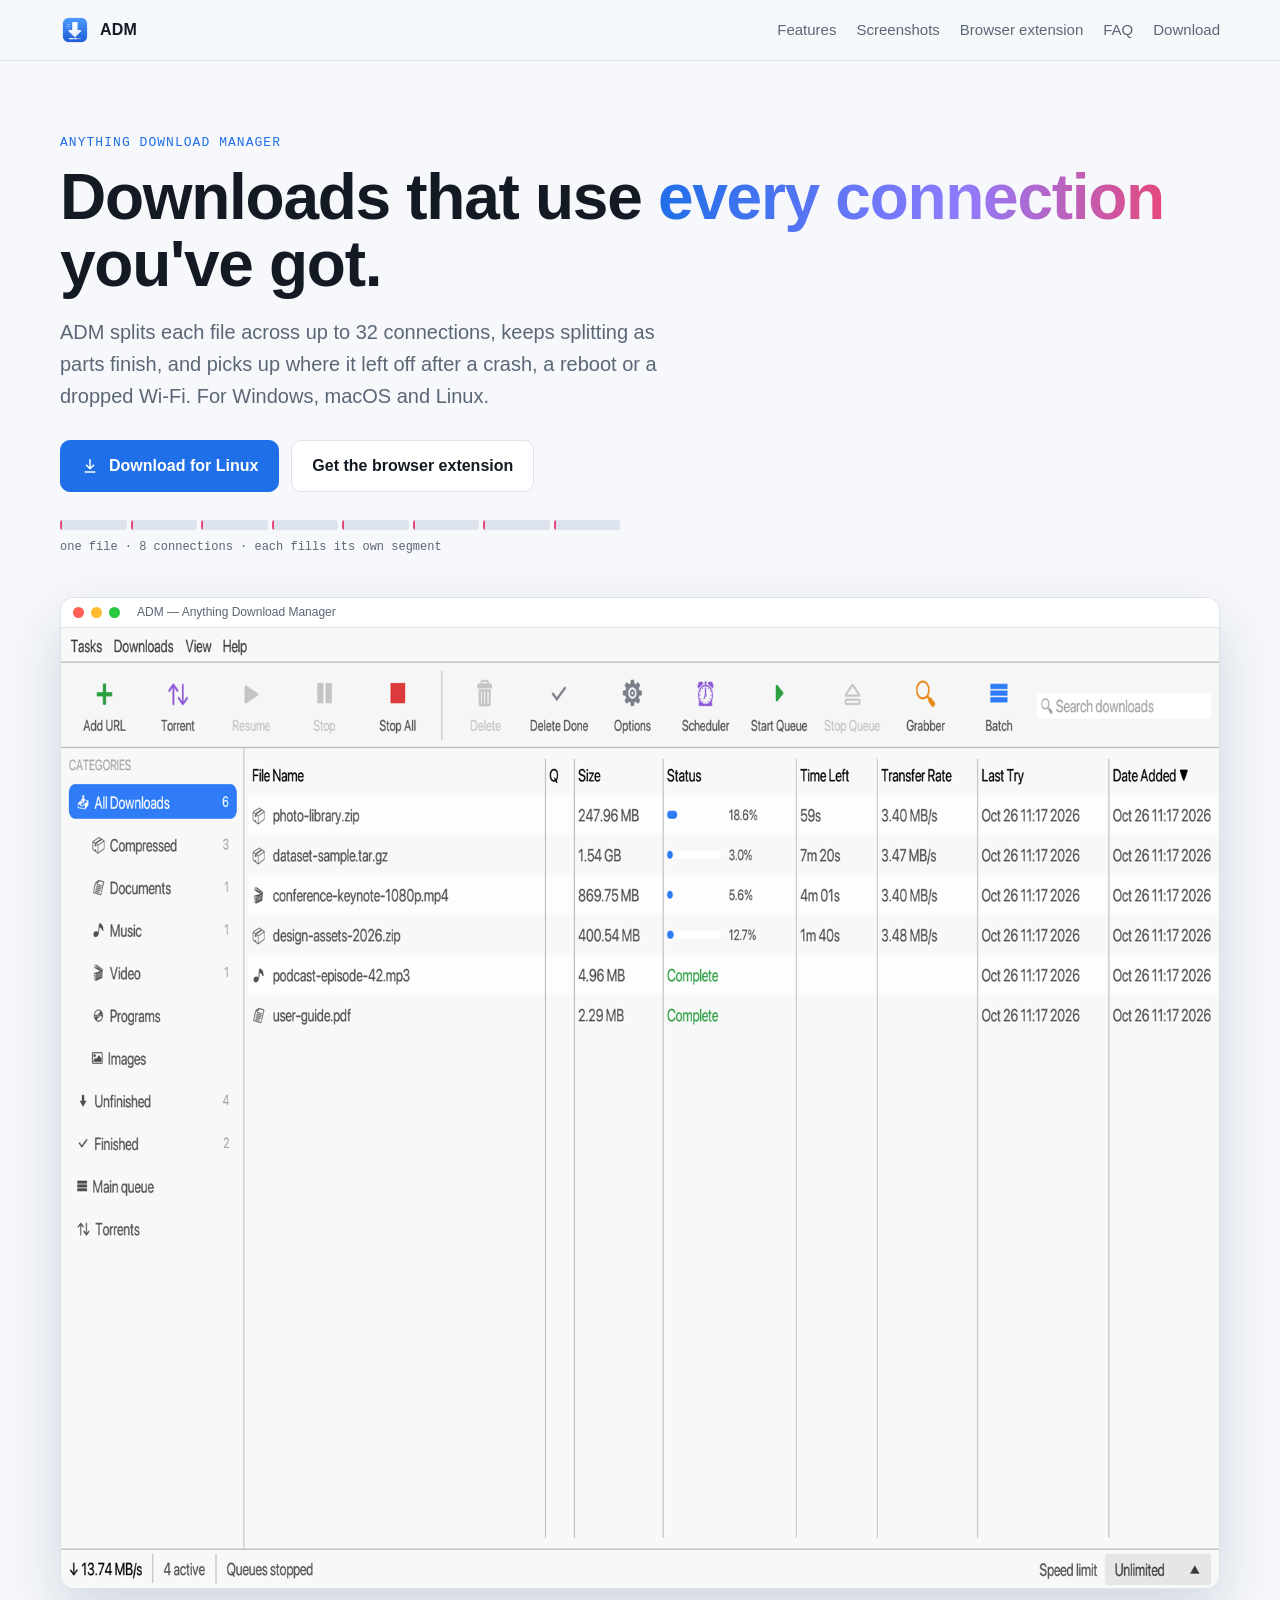
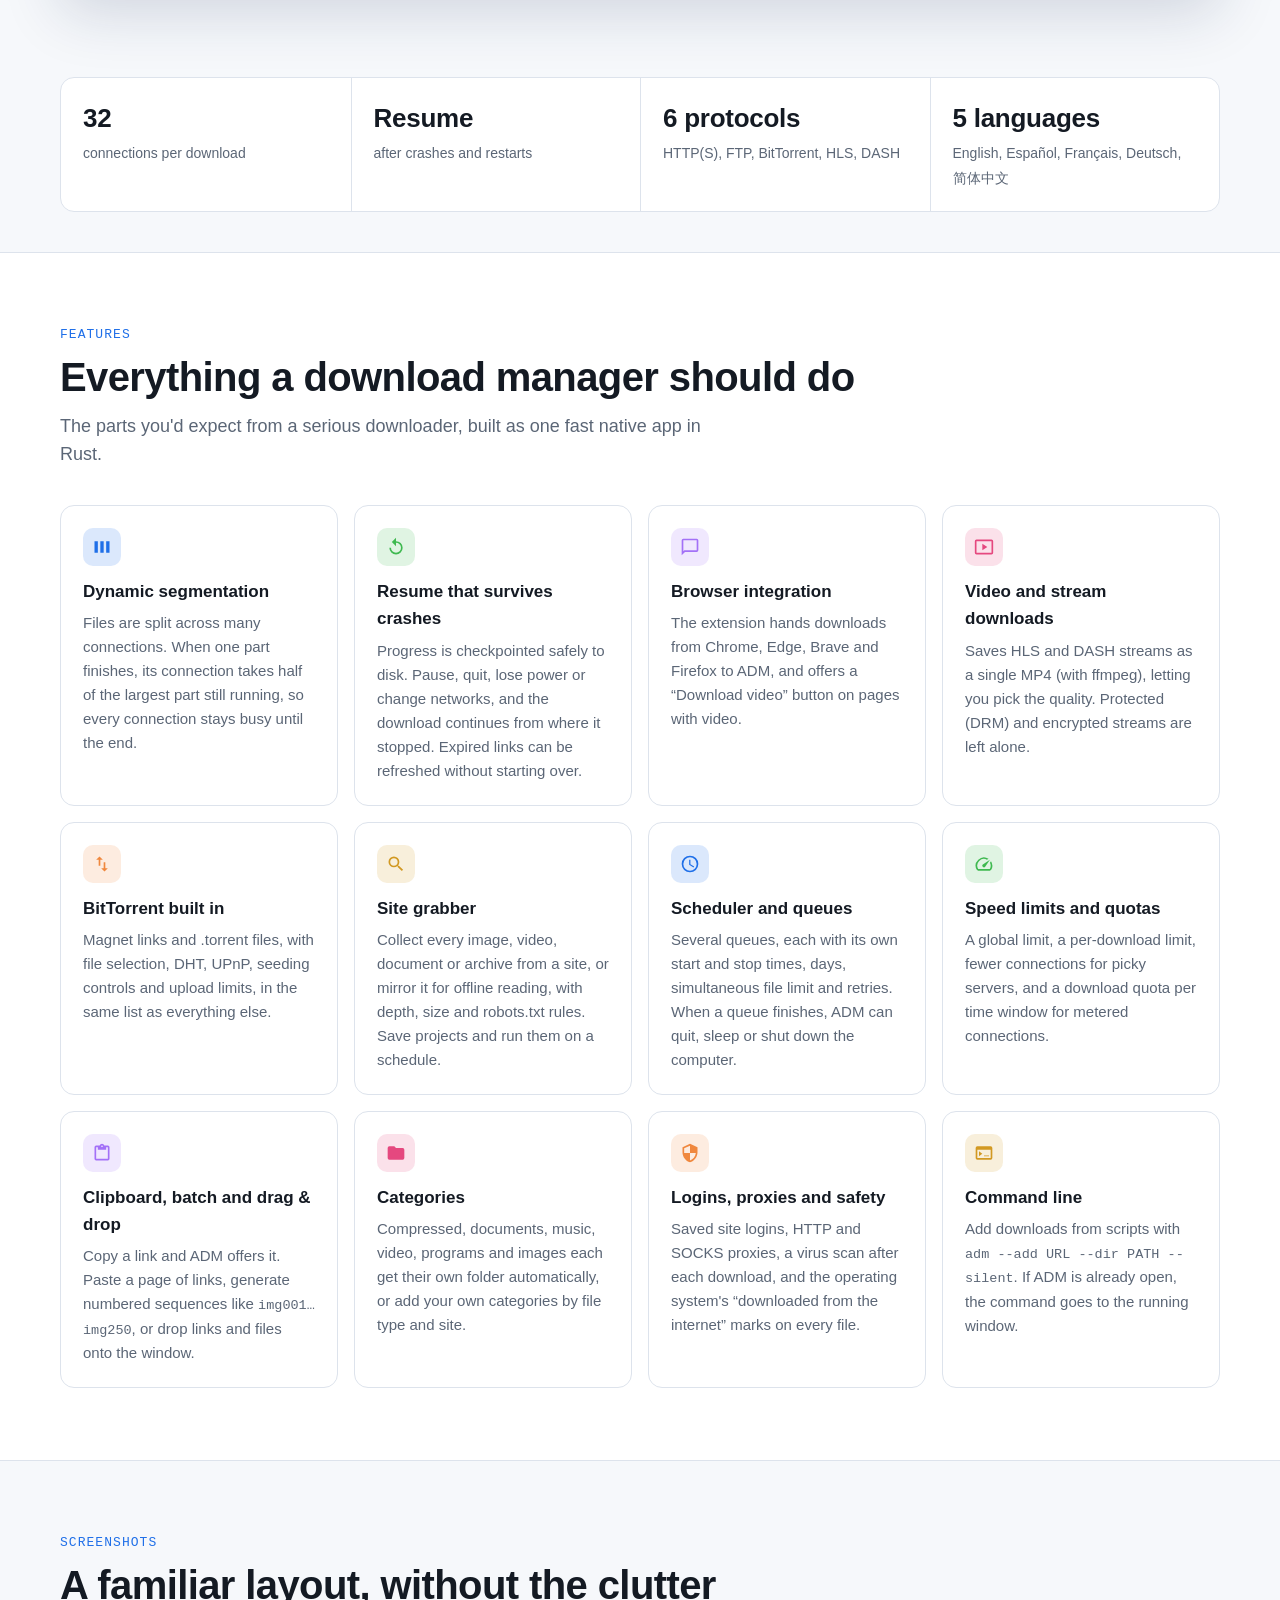
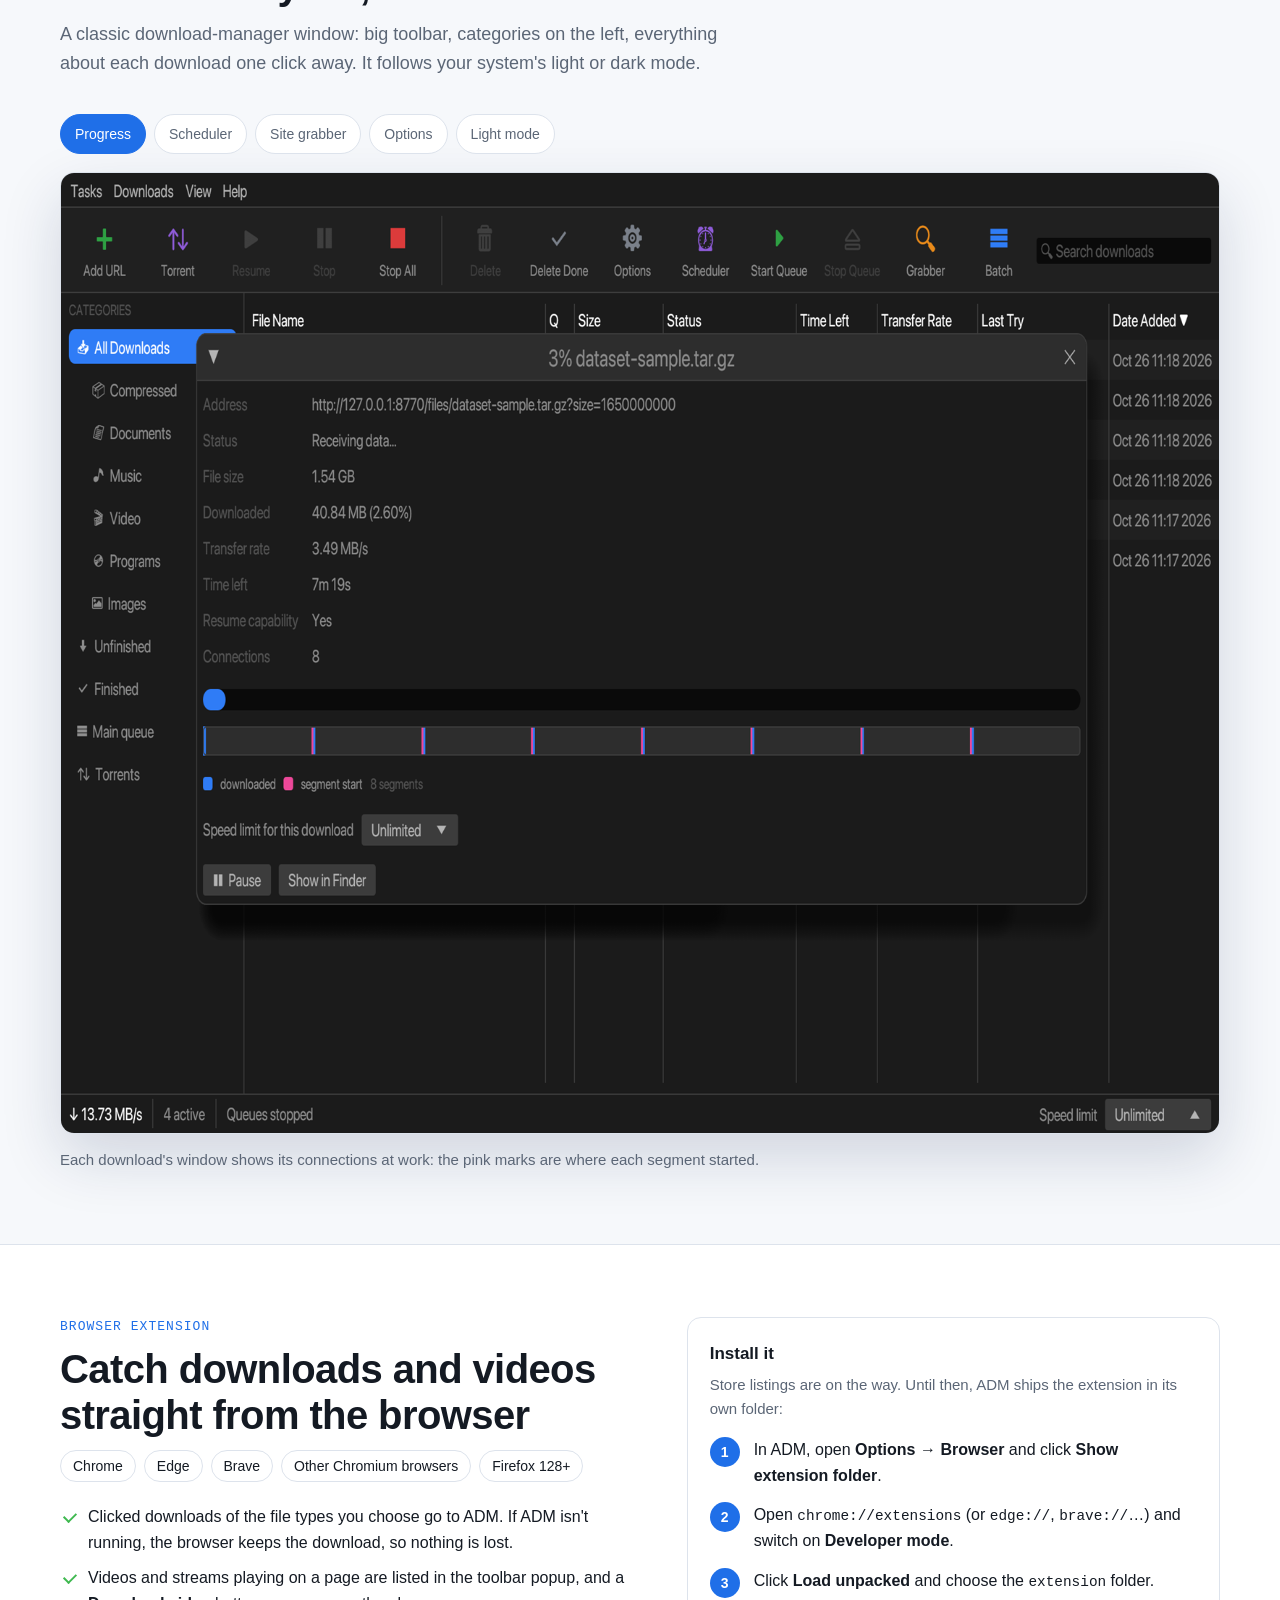
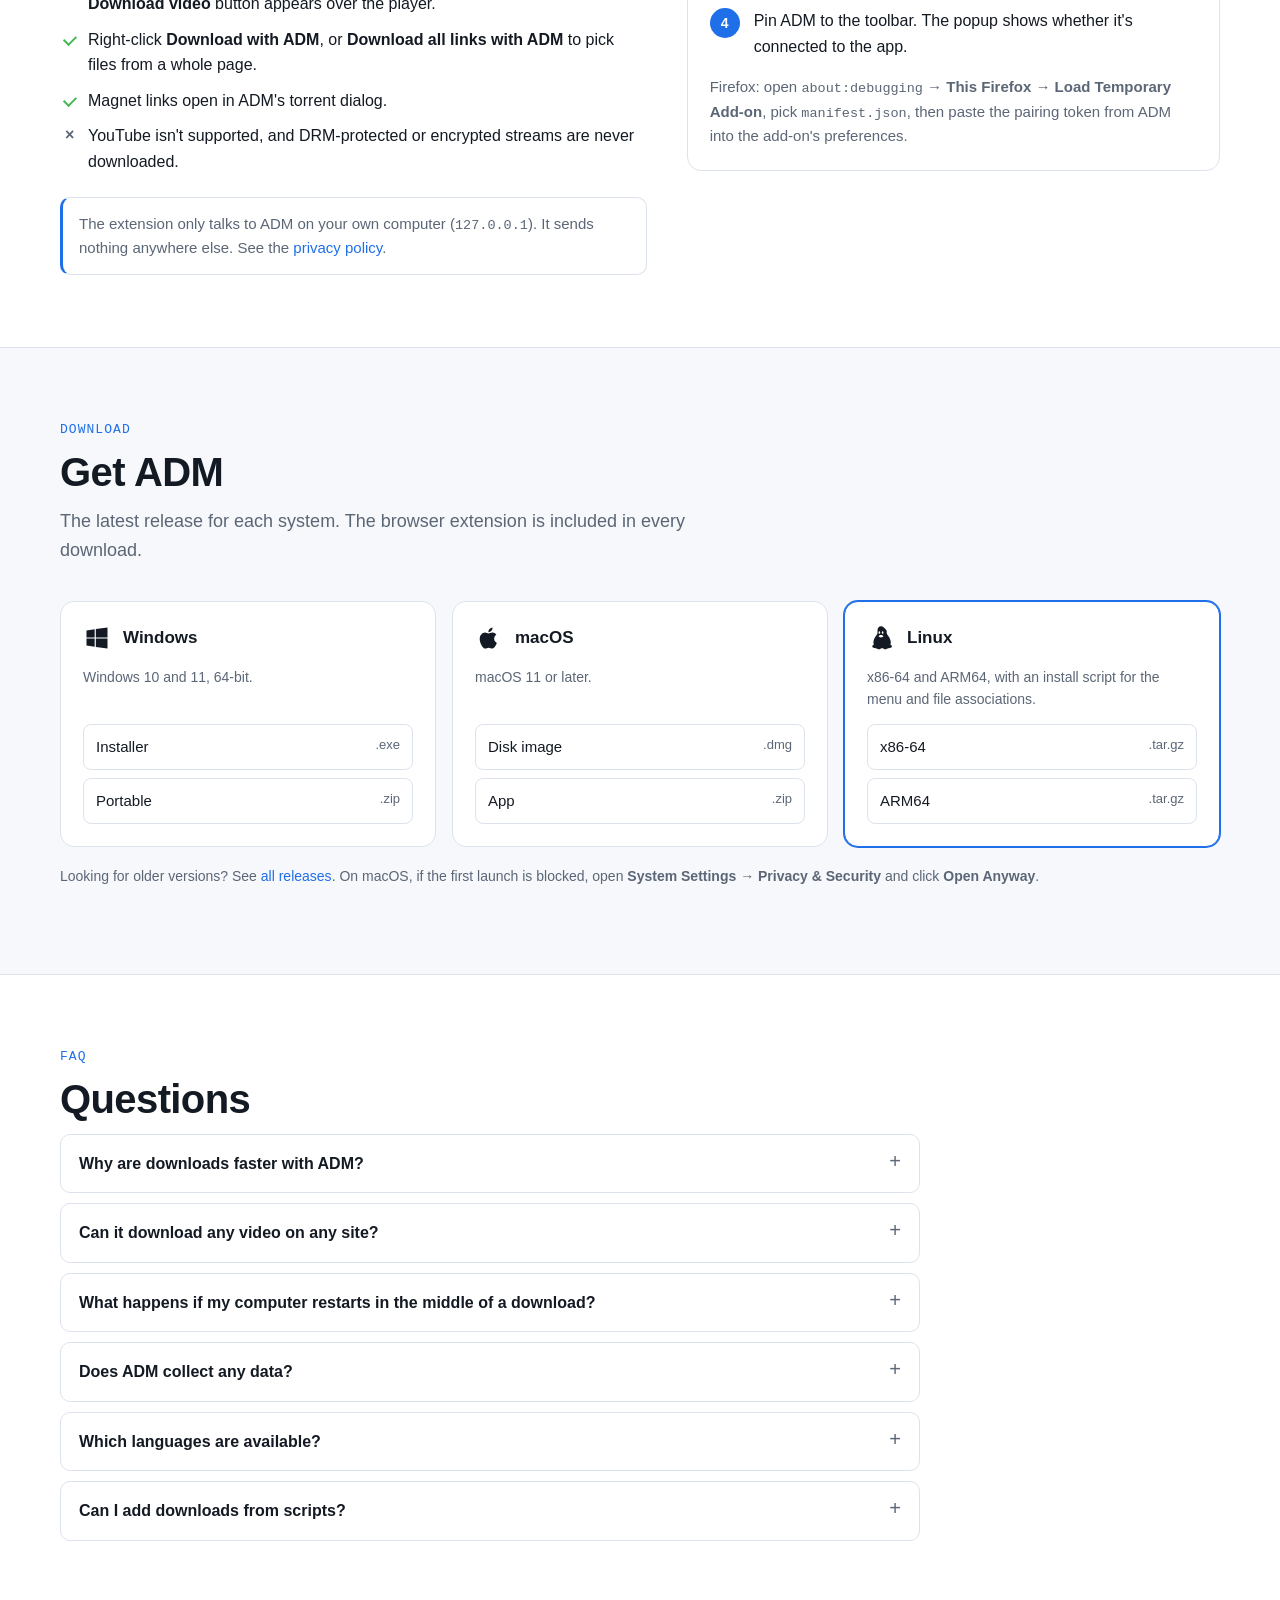
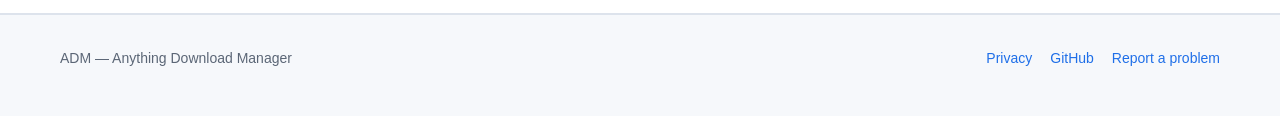
<file: site/index.html>
<!doctype html>
<html lang="en" data-repo="simpletoolsindia/adm">
<head>
  <meta charset="utf-8">
  <meta name="viewport" content="width=device-width, initial-scale=1">
  <title>ADM — Anything Download Manager</title>
  <meta name="description" content="ADM is a fast download manager for Windows, macOS and Linux: multi-connection downloads, resume, torrents, video streams, a scheduler, a site grabber and browser integration.">
  <meta property="og:title" content="ADM — Anything Download Manager">
  <meta property="og:description" content="Fast, resumable downloads for Windows, macOS and Linux, with torrents, video streams and browser integration.">
  <meta property="og:image" content="img/main.png">
  <meta name="theme-color" content="#0d1117">
  <link rel="icon" href="favicon.png">
  <link rel="stylesheet" href="style.css">
</head>
<body>

<header class="top">
  <div class="wrap">
    <a class="brand" href="#"><img src="img/icon-192.png" alt="">ADM</a>
    <nav class="links">
      <a href="#features">Features</a>
      <a href="#screens">Screenshots</a>
      <a href="#extension">Browser extension</a>
      <a href="#faq">FAQ</a>
      <a class="keep" href="#download">Download</a>
    </nav>
  </div>
</header>

<main>
<section class="hero">
  <div class="wrap">
    <div>
      <div class="eyebrow">Anything Download Manager</div>
      <h1>Downloads that use <span class="grad">every connection</span> you've got.</h1>
      <p class="lead">ADM splits each file across up to 32 connections, keeps splitting as parts finish, and picks up where it left off after a crash, a reboot or a dropped Wi-Fi. For Windows, macOS and Linux.</p>
      <div class="cta">
        <a class="btn primary" id="hero-download" href="#download">
          <svg viewBox="0 0 24 24"><path d="M11 3h2v10.17l3.59-3.58L18 11l-6 6-6-6 1.41-1.41L11 13.17z"/><path d="M5 19h14v2H5z"/></svg>
          <span>Download ADM</span>
        </a>
        <a class="btn" href="#extension">Get the browser extension</a>
      </div>
      <div class="segments" aria-hidden="true">
        <span style="--d:3.6s"></span><span style="--d:4.4s;--delay:.2s"></span><span style="--d:3.2s;--delay:.4s"></span><span style="--d:4.8s;--delay:.1s"></span>
        <span style="--d:3.9s;--delay:.3s"></span><span style="--d:4.1s;--delay:.5s"></span><span style="--d:3.4s;--delay:.2s"></span><span style="--d:4.6s;--delay:.6s"></span>
      </div>
      <div class="seg-caption" aria-hidden="true">one file · 8 connections · each fills its own segment</div>
    </div>

    <div class="shot">
      <div class="bar"><i></i><i></i><i></i><b>ADM — Anything Download Manager</b></div>
      <picture>
        <source srcset="img/light.png" media="(prefers-color-scheme: light)">
        <img src="img/main.png" width="1600" height="960" alt="ADM's main window: a list of downloads with progress, size, time left and transfer rate, and categories in the sidebar">
      </picture>
    </div>

    <div class="stats">
      <div><strong>32</strong><span>connections per download</span></div>
      <div><strong>Resume</strong><span>after crashes and restarts</span></div>
      <div><strong>6 protocols</strong><span>HTTP(S), FTP, BitTorrent, HLS, DASH</span></div>
      <div><strong>5 languages</strong><span>English, Español, Français, Deutsch, 简体中文</span></div>
    </div>
  </div>
</section>

<section id="features" class="alt">
  <div class="wrap">
    <div class="eyebrow">Features</div>
    <h2>Everything a download manager should do</h2>
    <p class="sub">The parts you'd expect from a serious downloader, built as one fast native app in Rust.</p>
    <div class="grid">
      <div class="card"><div class="ico"><svg viewBox="0 0 24 24"><path d="M3 5h4v14H3zm7 0h4v14h-4zm7 0h4v14h-4z"/></svg></div>
        <h3>Dynamic segmentation</h3><p>Files are split across many connections. When one part finishes, its connection takes half of the largest part still running, so every connection stays busy until the end.</p></div>
      <div class="card" style="--c:#3fb950"><div class="ico"><svg viewBox="0 0 24 24"><path d="M12 5V1L7 6l5 5V7a6 6 0 1 1-6 6H4a8 8 0 1 0 8-8z"/></svg></div>
        <h3>Resume that survives crashes</h3><p>Progress is checkpointed safely to disk. Pause, quit, lose power or change networks, and the download continues from where it stopped. Expired links can be refreshed without starting over.</p></div>
      <div class="card" style="--c:#a371f7"><div class="ico"><svg viewBox="0 0 24 24"><path d="M4 4h16v12H5.17L4 17.17zm0-2a2 2 0 0 0-2 2v18l4-4h14a2 2 0 0 0 2-2V4a2 2 0 0 0-2-2z"/></svg></div>
        <h3>Browser integration</h3><p>The extension hands downloads from Chrome, Edge, Brave and Firefox to ADM, and offers a “Download video” button on pages with video.</p></div>
      <div class="card" style="--c:#e5487f"><div class="ico"><svg viewBox="0 0 24 24"><path d="M10 8v8l6-4zm11-5H3a2 2 0 0 0-2 2v14a2 2 0 0 0 2 2h18a2 2 0 0 0 2-2V5a2 2 0 0 0-2-2zm0 16H3V5h18z"/></svg></div>
        <h3>Video and stream downloads</h3><p>Saves HLS and DASH streams as a single MP4 (with ffmpeg), letting you pick the quality. Protected (DRM) and encrypted streams are left alone.</p></div>
      <div class="card" style="--c:#f0883e"><div class="ico"><svg viewBox="0 0 24 24"><path d="M16 17.01V10h-2v7.01h-3L15 21l4-3.99zM9 3 5 6.99h3V14h2V6.99h3z"/></svg></div>
        <h3>BitTorrent built in</h3><p>Magnet links and .torrent files, with file selection, DHT, UPnP, seeding controls and upload limits, in the same list as everything else.</p></div>
      <div class="card" style="--c:#d29922"><div class="ico"><svg viewBox="0 0 24 24"><path d="M15.5 14h-.79l-.28-.27A6.47 6.47 0 0 0 16 9.5 6.5 6.5 0 1 0 9.5 16a6.47 6.47 0 0 0 4.23-1.57l.27.28v.79l5 4.99L20.49 19zm-6 0C7.01 14 5 11.99 5 9.5S7.01 5 9.5 5 14 7.01 14 9.5 11.99 14 9.5 14z"/></svg></div>
        <h3>Site grabber</h3><p>Collect every image, video, document or archive from a site, or mirror it for offline reading, with depth, size and robots.txt rules. Save projects and run them on a schedule.</p></div>
      <div class="card"><div class="ico"><svg viewBox="0 0 24 24"><path d="M12 2a10 10 0 1 0 0 20 10 10 0 0 0 0-20zm0 18a8 8 0 1 1 0-16 8 8 0 0 1 0 16zm.5-13H11v6l5.25 3.15.75-1.23-4.5-2.67z"/></svg></div>
        <h3>Scheduler and queues</h3><p>Several queues, each with its own start and stop times, days, simultaneous file limit and retries. When a queue finishes, ADM can quit, sleep or shut down the computer.</p></div>
      <div class="card" style="--c:#3fb950"><div class="ico"><svg viewBox="0 0 24 24"><path d="M20.38 8.57l-1.23 1.85a8 8 0 0 1-.22 7.58H5.07A8 8 0 0 1 15.58 6.85l1.85-1.23A10 10 0 0 0 3.35 19a2 2 0 0 0 1.72 1h13.85a2 2 0 0 0 1.74-1 10 10 0 0 0-.27-10.44zm-9.79 6.84a2 2 0 0 0 2.83 0l5.66-8.49-8.49 5.66a2 2 0 0 0 0 2.83z"/></svg></div>
        <h3>Speed limits and quotas</h3><p>A global limit, a per-download limit, fewer connections for picky servers, and a download quota per time window for metered connections.</p></div>
      <div class="card" style="--c:#a371f7"><div class="ico"><svg viewBox="0 0 24 24"><path d="M19 3h-4.18A3 3 0 0 0 12 1a3 3 0 0 0-2.82 2H5a2 2 0 0 0-2 2v14a2 2 0 0 0 2 2h14a2 2 0 0 0 2-2V5a2 2 0 0 0-2-2zm-7 0a1 1 0 1 1 0 2 1 1 0 0 1 0-2zm7 16H5V5h2v3h10V5h2z"/></svg></div>
        <h3>Clipboard, batch and drag &amp; drop</h3><p>Copy a link and ADM offers it. Paste a page of links, generate numbered sequences like <code>img001…img250</code>, or drop links and files onto the window.</p></div>
      <div class="card" style="--c:#e5487f"><div class="ico"><svg viewBox="0 0 24 24"><path d="M10 4H4a2 2 0 0 0-2 2v12a2 2 0 0 0 2 2h16a2 2 0 0 0 2-2V8a2 2 0 0 0-2-2h-8z"/></svg></div>
        <h3>Categories</h3><p>Compressed, documents, music, video, programs and images each get their own folder automatically, or add your own categories by file type and site.</p></div>
      <div class="card" style="--c:#f0883e"><div class="ico"><svg viewBox="0 0 24 24"><path d="M12 1 3 5v6c0 5.55 3.84 10.74 9 12 5.16-1.26 9-6.45 9-12V5zm0 10.99h7c-.53 4.12-3.28 7.79-7 8.94V12H5V6.3l7-3.11z"/></svg></div>
        <h3>Logins, proxies and safety</h3><p>Saved site logins, HTTP and SOCKS proxies, a virus scan after each download, and the operating system's “downloaded from the internet” marks on every file.</p></div>
      <div class="card" style="--c:#d29922"><div class="ico"><svg viewBox="0 0 24 24"><path d="M20 4H4a2 2 0 0 0-2 2v12a2 2 0 0 0 2 2h16a2 2 0 0 0 2-2V6a2 2 0 0 0-2-2zm0 14H4V8h16zM6 10l4 3-4 3zm6 5h6v1h-6z"/></svg></div>
        <h3>Command line</h3><p>Add downloads from scripts with <code>adm --add URL --dir PATH --silent</code>. If ADM is already open, the command goes to the running window.</p></div>
    </div>
  </div>
</section>

<section id="screens">
  <div class="wrap">
    <div class="eyebrow">Screenshots</div>
    <h2>A familiar layout, without the clutter</h2>
    <p class="sub">A classic download-manager window: big toolbar, categories on the left, everything about each download one click away. It follows your system's light or dark mode.</p>
    <div class="gallery">
      <div class="tabs" role="tablist">
        <button role="tab" aria-selected="true" data-img="img/progress.png" data-caption="Each download's window shows its connections at work: the pink marks are where each segment started.">Progress</button>
        <button role="tab" aria-selected="false" data-img="img/scheduler.png" data-caption="Queues with their own schedules, limits and retries, and what to do when they finish.">Scheduler</button>
        <button role="tab" aria-selected="false" data-img="img/grabber.png" data-caption="The site grabber walks a site and collects the files you ask for, with filters and offline mirroring.">Site grabber</button>
        <button role="tab" aria-selected="false" data-img="img/options.png" data-caption="Options: notifications, clipboard watching, a virus scan after each download, language and appearance.">Options</button>
        <button role="tab" aria-selected="false" data-img="img/light.png" data-caption="Light mode, following the system setting.">Light mode</button>
      </div>
      <figure class="shot">
        <img id="gallery-img" src="img/progress.png" width="1600" height="960" alt="" loading="lazy">
      </figure>
      <figure><figcaption id="gallery-caption">Each download's window shows its connections at work: the pink marks are where each segment started.</figcaption></figure>
    </div>
  </div>
</section>

<section id="extension" class="alt">
  <div class="wrap two">
    <div>
      <div class="eyebrow">Browser extension</div>
      <h2>Catch downloads and videos straight from the browser</h2>
      <ul class="browsers">
        <li>Chrome</li><li>Edge</li><li>Brave</li><li>Other Chromium browsers</li><li>Firefox 128+</li>
      </ul>
      <ul class="checks">
        <li>Clicked downloads of the file types you choose go to ADM. If ADM isn't running, the browser keeps the download, so nothing is lost.</li>
        <li>Videos and streams playing on a page are listed in the toolbar popup, and a <strong>Download video</strong> button appears over the player.</li>
        <li>Right-click <strong>Download with ADM</strong>, or <strong>Download all links with ADM</strong> to pick files from a whole page.</li>
        <li>Magnet links open in ADM's torrent dialog.</li>
        <li class="no">YouTube isn't supported, and DRM-protected or encrypted streams are never downloaded.</li>
      </ul>
      <div class="callout">The extension only talks to ADM on your own computer (<code>127.0.0.1</code>). It sends nothing anywhere else. See the <a href="privacy.html">privacy policy</a>.</div>
    </div>
    <div class="card">
      <h3 style="margin-top:0">Install it</h3>
      <p style="margin-bottom:16px">Store listings are on the way. Until then, ADM ships the extension in its own folder:</p>
      <ol class="steps">
        <li>In ADM, open <strong>Options → Browser</strong> and click <strong>Show extension folder</strong>.</li>
        <li>Open <code>chrome://extensions</code> (or <code>edge://</code>, <code>brave://</code>…) and switch on <strong>Developer mode</strong>.</li>
        <li>Click <strong>Load unpacked</strong> and choose the <code>extension</code> folder.</li>
        <li>Pin ADM to the toolbar. The popup shows whether it's connected to the app.</li>
      </ol>
      <p style="margin-top:16px">Firefox: open <code>about:debugging</code> → <strong>This Firefox</strong> → <strong>Load Temporary Add-on</strong>, pick <code>manifest.json</code>, then paste the pairing token from ADM into the add-on's preferences.</p>
    </div>
  </div>
</section>

<section id="download">
  <div class="wrap">
    <div class="eyebrow">Download</div>
    <h2>Get ADM</h2>
    <p class="sub" id="release-line">The latest release for each system. The browser extension is included in every download.</p>
    <div class="platforms">
      <div class="card platform" data-os="windows">
        <header><svg viewBox="0 0 24 24"><path d="M3 5.5 10 4.5v7H3zm0 13 7 1v-7H3zm8 1.2L21 21v-8.5H11zm0-15.4v7.2h10V3z"/></svg><h3>Windows</h3></header>
        <p>Windows 10 and 11, 64-bit.</p>
        <div class="links">
          <a data-asset="Setup.*\.exe$" href="#">Installer <span>.exe</span></a>
          <a data-asset="windows-x64\.zip$" href="#">Portable <span>.zip</span></a>
        </div>
      </div>
      <div class="card platform" data-os="mac">
        <header><svg viewBox="0 0 24 24"><path d="M16.37 12.6c-.02-2.3 1.88-3.4 1.96-3.46a4.2 4.2 0 0 0-3.32-1.8c-1.4-.14-2.75.83-3.46.83-.72 0-1.82-.81-3-.79a4.43 4.43 0 0 0-3.74 2.28c-1.6 2.77-.41 6.86 1.14 9.1.76 1.1 1.66 2.33 2.84 2.29 1.14-.05 1.57-.74 2.95-.74 1.37 0 1.76.74 2.96.71 1.22-.02 2-1.11 2.74-2.21a9.7 9.7 0 0 0 1.25-2.56 3.95 3.95 0 0 1-2.32-3.65zM14.1 5.86A3.96 3.96 0 0 0 15.04 3a4.04 4.04 0 0 0-2.62 1.36 3.77 3.77 0 0 0-.96 2.76 3.34 3.34 0 0 0 2.64-1.26z"/></svg><h3>macOS</h3></header>
        <p>macOS 11 or later.</p>
        <div class="links">
          <a data-asset="\.dmg$" href="#">Disk image <span>.dmg</span></a>
          <a data-asset="macos.*\.zip$" href="#">App <span>.zip</span></a>
        </div>
      </div>
      <div class="card platform" data-os="linux">
        <header><svg viewBox="0 0 24 24"><path d="M12 2c-1.9 0-3 1.6-3 3.7 0 1.3.2 2.2-.6 3.6-.8 1.3-2.9 3.6-2.9 6.4 0 .7.1 1.3.4 1.8-.7.4-1.4 1-1.4 1.7 0 1.1 1.7 1.3 3 1.6 1 .2 1.7.9 2.8.9.8 0 1.4-.4 1.7-.9h1.9c.3.5.9.9 1.7.9 1.1 0 1.8-.7 2.8-.9 1.3-.3 3-.5 3-1.6 0-.7-.7-1.3-1.4-1.7.3-.5.4-1.1.4-1.8 0-2.8-2.1-5.1-2.9-6.4-.8-1.4-.6-2.3-.6-3.6C15 3.6 13.9 2 12 2zm-1.4 4.2c.4 0 .7.5.7 1.1s-.3 1.1-.7 1.1-.7-.5-.7-1.1.3-1.1.7-1.1zm2.8 0c.4 0 .7.5.7 1.1s-.3 1.1-.7 1.1-.7-.5-.7-1.1.3-1.1.7-1.1zM12 9.5c.9 0 2 .6 2 1s-1.1 1-2 1-2-.6-2-1 1.1-1 2-1z"/></svg><h3>Linux</h3></header>
        <p>x86-64 and ARM64, with an install script for the menu and file associations.</p>
        <div class="links">
          <a data-asset="linux-amd64\.tar\.gz$" href="#">x86-64 <span>.tar.gz</span></a>
          <a data-asset="linux-arm64\.tar\.gz$" href="#">ARM64 <span>.tar.gz</span></a>
        </div>
      </div>
    </div>
    <p class="release-note">Looking for older versions? See <a id="all-releases" href="#">all releases</a>. On macOS, if the first launch is blocked, open <strong>System Settings → Privacy &amp; Security</strong> and click <strong>Open Anyway</strong>.</p>
  </div>
</section>

<section id="faq" class="alt">
  <div class="wrap">
    <div class="eyebrow">FAQ</div>
    <h2>Questions</h2>
    <div class="faq">
      <details><summary>Why are downloads faster with ADM?</summary>
        <p>Many servers limit how fast a single connection can go. ADM opens several connections to the same file, each fetching a different part, and keeps re-dividing the remaining work so no connection sits idle. It only helps when the server allows partial downloads, which most do; ADM shows whether a file can be resumed before it starts.</p></details>
      <details><summary>Can it download any video on any site?</summary>
        <p>It downloads videos and HLS or DASH streams that a site plays openly. It won't touch DRM-protected or encrypted streams, and it doesn't support YouTube. Please only download what you have the right to.</p></details>
      <details><summary>What happens if my computer restarts in the middle of a download?</summary>
        <p>ADM saves its progress safely as it goes. Open it again and press Resume: it checks that the file on the server hasn't changed, then continues from the saved position. If the link has expired, paste a fresh one in the download's properties and it carries on.</p></details>
      <details><summary>Does ADM collect any data?</summary>
        <p>No. There's no account, no analytics and no tracking. If “Check for updates” is on, ADM asks GitHub once a week whether a newer release exists. The browser extension only talks to ADM on your own computer.</p></details>
      <details><summary>Which languages are available?</summary>
        <p>English, Spanish, French, German and Simplified Chinese. ADM follows your system language, or you can choose one in Options → General.</p></details>
      <details><summary>Can I add downloads from scripts?</summary>
        <p>Yes: <code>adm --add URL [--dir PATH] [--name FILE] [--silent] [--later]</code>, and <code>adm --start-queue</code>. Run <code>adm --help</code> for everything.</p></details>
    </div>
  </div>
</section>
</main>

<footer>
  <div class="wrap">
    <span>ADM — Anything Download Manager</span>
    <nav>
      <a href="privacy.html">Privacy</a>
      <a id="repo-link" href="#">GitHub</a>
      <a id="issues-link" href="#">Report a problem</a>
    </nav>
  </div>
</footer>

<script src="app.js"></script>
</body>
</html>
</file>
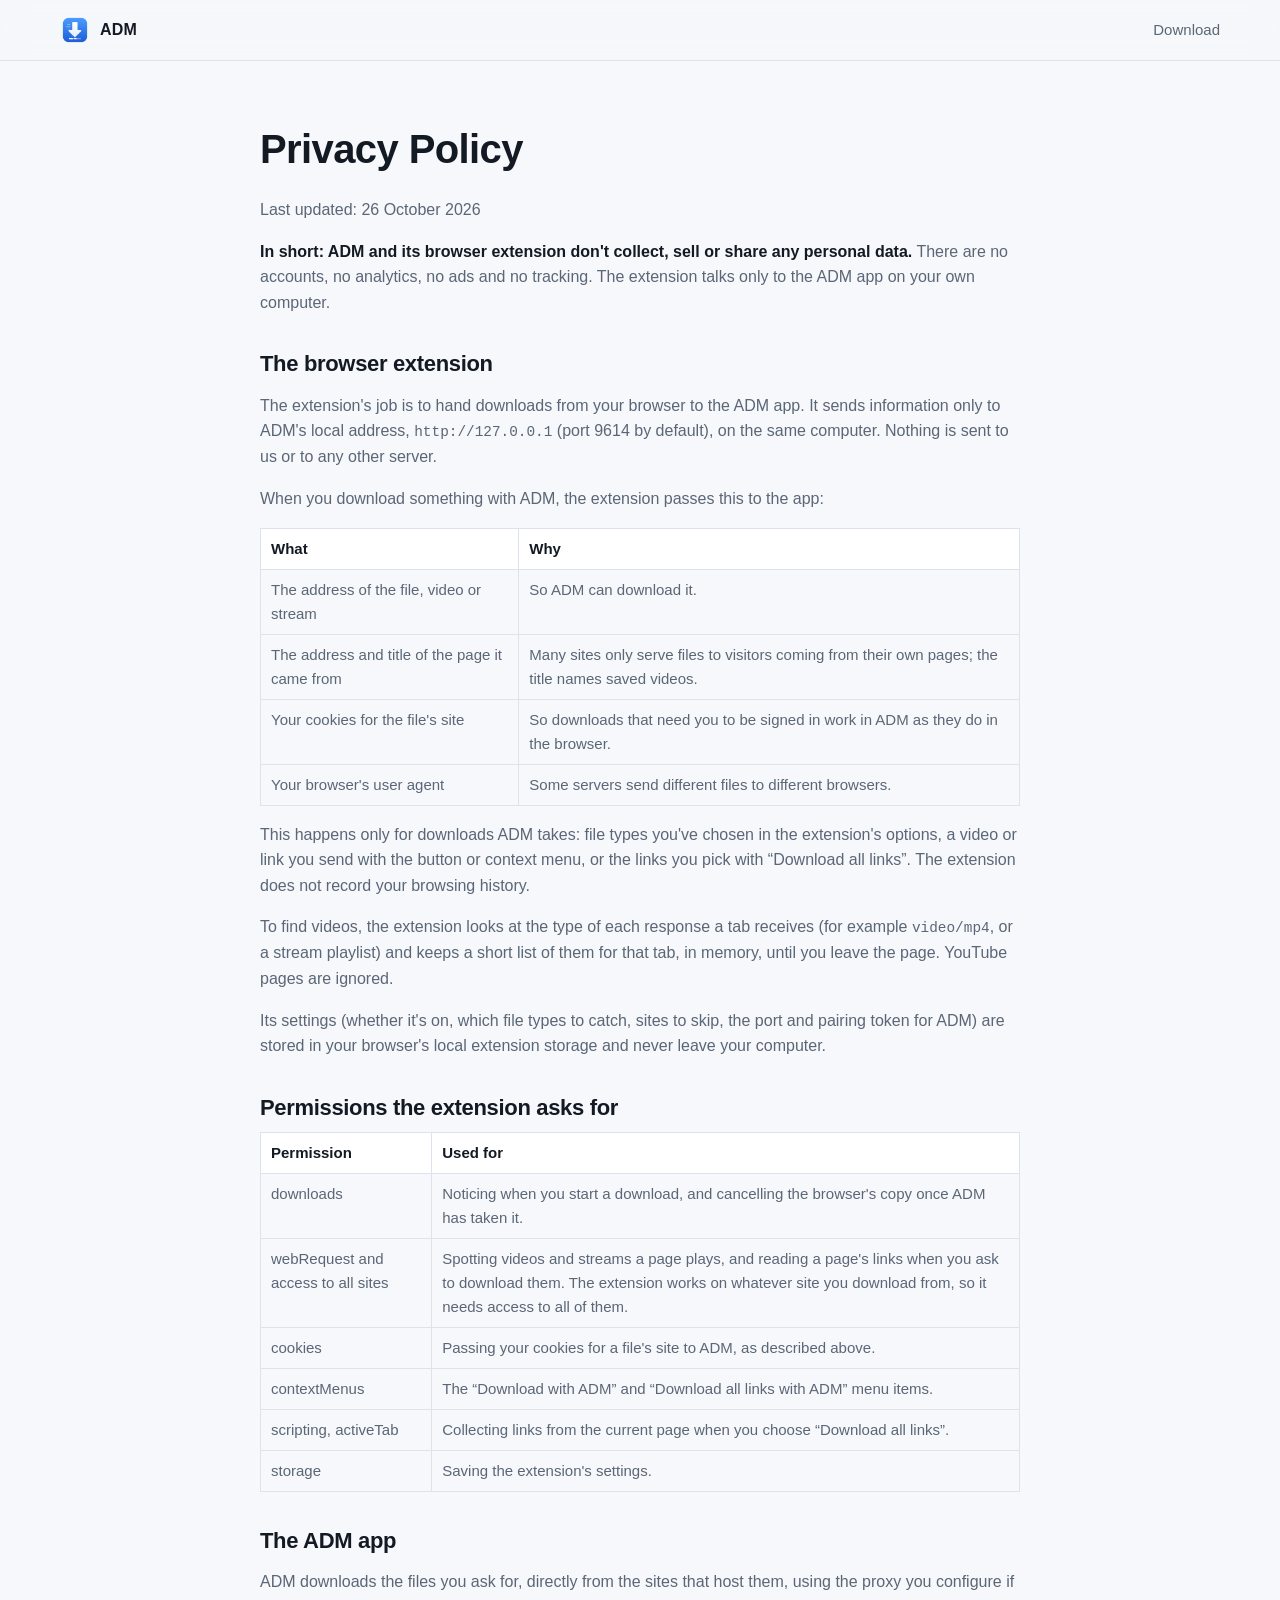
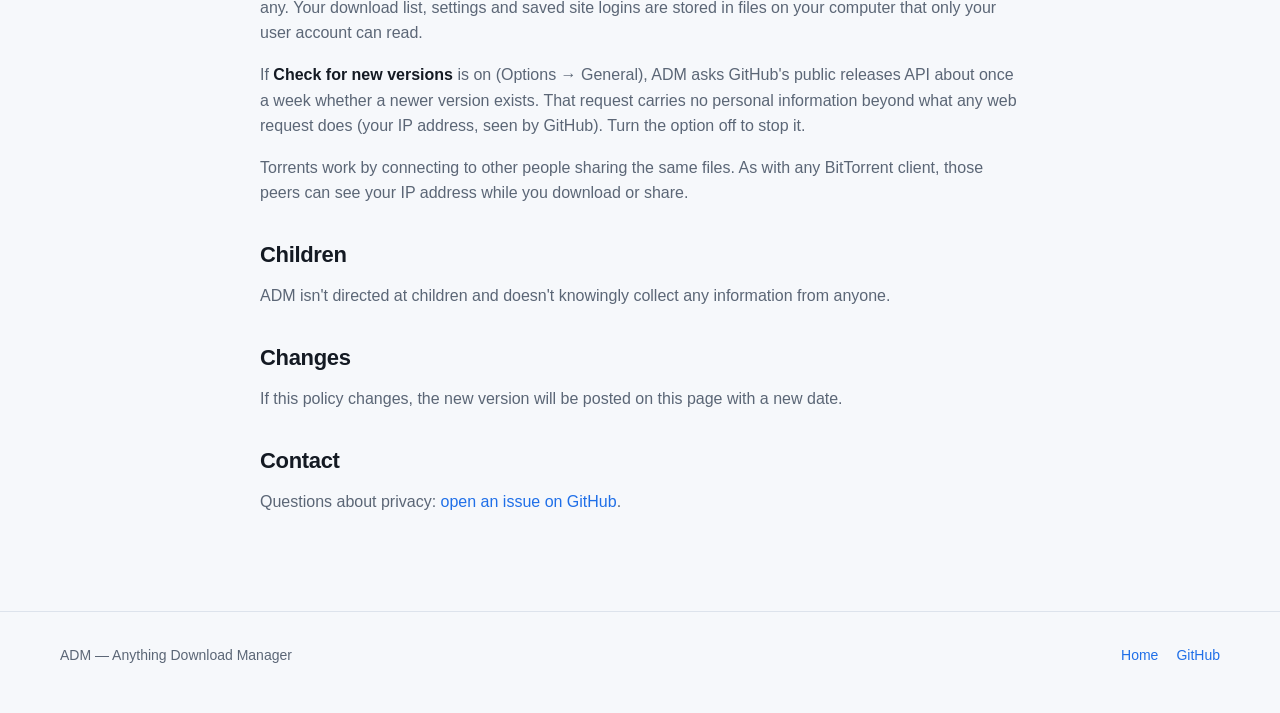
<file: site/privacy.html>
<!doctype html>
<html lang="en" data-repo="simpletoolsindia/adm">
<head>
  <meta charset="utf-8">
  <meta name="viewport" content="width=device-width, initial-scale=1">
  <title>Privacy Policy — ADM</title>
  <meta name="description" content="What the ADM app and browser extension do with your data: nothing leaves your computer.">
  <meta name="theme-color" content="#0d1117">
  <link rel="icon" href="favicon.png">
  <link rel="stylesheet" href="style.css">
</head>
<body>
<header class="top">
  <div class="wrap">
    <a class="brand" href="./"><img src="img/icon-192.png" alt="">ADM</a>
    <nav class="links"><a class="keep" href="./#download">Download</a></nav>
  </div>
</header>

<main class="wrap prose">
  <h1>Privacy Policy</h1>
  <p>Last updated: 26 October 2026</p>

  <p><strong>In short: ADM and its browser extension don't collect, sell or share any personal data.</strong> There are no accounts, no analytics, no ads and no tracking. The extension talks only to the ADM app on your own computer.</p>

  <h2>The browser extension</h2>
  <p>The extension's job is to hand downloads from your browser to the ADM app. It sends information only to ADM's local address, <code>http://127.0.0.1</code> (port 9614 by default), on the same computer. Nothing is sent to us or to any other server.</p>
  <p>When you download something with ADM, the extension passes this to the app:</p>
  <table>
    <tr><th>What</th><th>Why</th></tr>
    <tr><td>The address of the file, video or stream</td><td>So ADM can download it.</td></tr>
    <tr><td>The address and title of the page it came from</td><td>Many sites only serve files to visitors coming from their own pages; the title names saved videos.</td></tr>
    <tr><td>Your cookies for the file's site</td><td>So downloads that need you to be signed in work in ADM as they do in the browser.</td></tr>
    <tr><td>Your browser's user agent</td><td>Some servers send different files to different browsers.</td></tr>
  </table>
  <p>This happens only for downloads ADM takes: file types you've chosen in the extension's options, a video or link you send with the button or context menu, or the links you pick with “Download all links”. The extension does not record your browsing history.</p>
  <p>To find videos, the extension looks at the type of each response a tab receives (for example <code>video/mp4</code>, or a stream playlist) and keeps a short list of them for that tab, in memory, until you leave the page. YouTube pages are ignored.</p>
  <p>Its settings (whether it's on, which file types to catch, sites to skip, the port and pairing token for ADM) are stored in your browser's local extension storage and never leave your computer.</p>

  <h2>Permissions the extension asks for</h2>
  <table>
    <tr><th>Permission</th><th>Used for</th></tr>
    <tr><td>downloads</td><td>Noticing when you start a download, and cancelling the browser's copy once ADM has taken it.</td></tr>
    <tr><td>webRequest and access to all sites</td><td>Spotting videos and streams a page plays, and reading a page's links when you ask to download them. The extension works on whatever site you download from, so it needs access to all of them.</td></tr>
    <tr><td>cookies</td><td>Passing your cookies for a file's site to ADM, as described above.</td></tr>
    <tr><td>contextMenus</td><td>The “Download with ADM” and “Download all links with ADM” menu items.</td></tr>
    <tr><td>scripting, activeTab</td><td>Collecting links from the current page when you choose “Download all links”.</td></tr>
    <tr><td>storage</td><td>Saving the extension's settings.</td></tr>
  </table>

  <h2>The ADM app</h2>
  <p>ADM downloads the files you ask for, directly from the sites that host them, using the proxy you configure if any. Your download list, settings and saved site logins are stored in files on your computer that only your user account can read.</p>
  <p>If <strong>Check for new versions</strong> is on (Options → General), ADM asks GitHub's public releases API about once a week whether a newer version exists. That request carries no personal information beyond what any web request does (your IP address, seen by GitHub). Turn the option off to stop it.</p>
  <p>Torrents work by connecting to other people sharing the same files. As with any BitTorrent client, those peers can see your IP address while you download or share.</p>

  <h2>Children</h2>
  <p>ADM isn't directed at children and doesn't knowingly collect any information from anyone.</p>

  <h2>Changes</h2>
  <p>If this policy changes, the new version will be posted on this page with a new date.</p>

  <h2>Contact</h2>
  <p>Questions about privacy: <a id="issues-link" href="#">open an issue on GitHub</a>.</p>
</main>

<footer>
  <div class="wrap">
    <span>ADM — Anything Download Manager</span>
    <nav><a href="./">Home</a><a id="repo-link" href="#">GitHub</a></nav>
  </div>
</footer>
<script>
  (() => {
    const repo = document.documentElement.dataset.repo;
    document.getElementById("repo-link").href = `https://github.com/${repo}`;
    document.getElementById("issues-link").href = `https://github.com/${repo}/issues`;
  })();
</script>
</body>
</html>
</file>
<file: site/style.css>
:root {
  --bg: #0d1117;
  --bg-2: #121923;
  --panel: #161e2a;
  --line: #243041;
  --text: #e6ebf2;
  --muted: #95a1b3;
  --accent: #2f7cf6;
  --accent-2: #5aa0ff;
  --seg: #e5487f;
  --ok: #3fb950;
  --radius: 14px;
  --shadow: 0 24px 60px rgba(0, 0, 0, 0.45);
  --mono: ui-monospace, "SF Mono", "Cascadia Code", "JetBrains Mono", Menlo, Consolas, monospace;
  color-scheme: dark;
}

@media (prefers-color-scheme: light) {
  :root:not([data-theme="dark"]) {
    --bg: #f6f8fb;
    --bg-2: #ffffff;
    --panel: #ffffff;
    --line: #dde3ec;
    --text: #141a23;
    --muted: #5b6676;
    --accent: #1f6fe8;
    --accent-2: #1f6fe8;
    --shadow: 0 24px 60px rgba(20, 40, 80, 0.16);
    color-scheme: light;
  }
}

* { box-sizing: border-box; }
html { scroll-behavior: smooth; }
body {
  margin: 0;
  background: var(--bg);
  color: var(--text);
  font: 16px/1.6 -apple-system, BlinkMacSystemFont, "Segoe UI", "Inter", "Noto Sans", Roboto, sans-serif;
  -webkit-font-smoothing: antialiased;
}
img { max-width: 100%; display: block; }
a { color: var(--accent-2); text-decoration: none; }
a:hover { text-decoration: underline; }
code, kbd { font-family: var(--mono); font-size: 0.9em; }
kbd { border: 1px solid var(--line); border-bottom-width: 2px; border-radius: 5px; padding: 0 5px; background: var(--panel); }

.wrap { width: min(1160px, 100% - 32px); margin-inline: auto; }

/* ---- Header ---- */
header.top {
  position: sticky; top: 0; z-index: 10;
  backdrop-filter: saturate(160%) blur(12px);
  background: color-mix(in srgb, var(--bg) 82%, transparent);
  border-bottom: 1px solid var(--line);
}
header.top .wrap { display: flex; align-items: center; gap: 24px; height: 60px; }
.brand { display: flex; align-items: center; gap: 10px; color: var(--text); font-weight: 700; letter-spacing: 0.2px; }
.brand img { width: 30px; height: 30px; }
.brand:hover { text-decoration: none; }
nav.links { display: flex; gap: 20px; margin-left: auto; font-size: 15px; }
nav.links a { color: var(--muted); }
nav.links a:hover { color: var(--text); text-decoration: none; }
@media (max-width: 760px) { nav.links a:not(.keep) { display: none; } }

/* ---- Buttons ---- */
.btn {
  display: inline-flex; align-items: center; gap: 10px;
  padding: 12px 20px; border-radius: 10px; font-weight: 600; font-size: 16px;
  border: 1px solid var(--line); color: var(--text); background: var(--panel);
  transition: transform 0.12s ease, background 0.12s ease, border-color 0.12s ease;
}
.btn:hover { text-decoration: none; border-color: var(--accent); transform: translateY(-1px); }
.btn.primary { background: var(--accent); border-color: var(--accent); color: #fff; }
.btn.primary:hover { background: #2569d6; }
.btn svg { width: 18px; height: 18px; fill: currentColor; }
.btn small { font-weight: 500; opacity: 0.8; font-size: 13px; }

/* ---- Hero ---- */
.hero { padding: 72px 0 40px; position: relative; overflow: hidden; }
.hero .wrap { display: grid; gap: 40px; }
.eyebrow { font-family: var(--mono); font-size: 13px; color: var(--accent-2); letter-spacing: 0.08em; text-transform: uppercase; }
.hero h1 { font-size: clamp(36px, 6vw, 64px); line-height: 1.05; margin: 10px 0 18px; letter-spacing: -0.02em; }
.hero h1 .grad { background: linear-gradient(90deg, var(--accent-2), #8f7bff 60%, var(--seg)); -webkit-background-clip: text; background-clip: text; color: transparent; }
.hero p.lead { font-size: clamp(17px, 2vw, 20px); color: var(--muted); max-width: 640px; margin: 0 0 28px; }
.cta { display: flex; flex-wrap: wrap; gap: 12px; align-items: center; }
.cta .note { color: var(--muted); font-size: 14px; }

/* The signature: one download split into segments, each connection filling its own share. */
.segments { display: grid; grid-template-columns: repeat(8, 1fr); gap: 4px; height: 10px; max-width: 560px; margin: 28px 0 0; }
.segments span { position: relative; background: var(--line); border-radius: 3px; overflow: hidden; }
.segments span::before {
  content: ""; position: absolute; inset: 0; transform-origin: left; transform: scaleX(0);
  background: linear-gradient(90deg, var(--accent), var(--accent-2));
  animation: fill var(--d, 4s) cubic-bezier(.4,.1,.3,1) var(--delay, 0s) infinite;
}
.segments span::after { content: ""; position: absolute; left: 0; top: 0; bottom: 0; width: 2px; background: var(--seg); }
@keyframes fill { 0% { transform: scaleX(0); } 70%, 100% { transform: scaleX(1); } }
.seg-caption { font-family: var(--mono); font-size: 12px; color: var(--muted); margin-top: 8px; }
@media (prefers-reduced-motion: reduce) { .segments span::before { animation: none; transform: scaleX(0.7); } }

.shot {
  border-radius: var(--radius); border: 1px solid var(--line); box-shadow: var(--shadow);
  overflow: hidden; background: var(--bg-2);
}
.shot .bar { height: 30px; display: flex; align-items: center; gap: 7px; padding: 0 12px; border-bottom: 1px solid var(--line); background: var(--panel); }
.shot .bar i { width: 11px; height: 11px; border-radius: 50%; background: #ff5f57; }
.shot .bar i:nth-child(2) { background: #febc2e; }
.shot .bar i:nth-child(3) { background: #28c840; }
.shot .bar b { margin-left: 10px; font-weight: 500; font-size: 12px; color: var(--muted); }

/* ---- Stats ---- */
.stats { display: grid; grid-template-columns: repeat(4, 1fr); border: 1px solid var(--line); border-radius: var(--radius); background: var(--panel); margin: 48px 0 0; }
.stats div { padding: 20px 22px; border-left: 1px solid var(--line); }
.stats div:first-child { border-left: 0; }
.stats strong { display: block; font-size: 26px; letter-spacing: -0.01em; }
.stats span { color: var(--muted); font-size: 14px; }
@media (max-width: 760px) {
  .stats { grid-template-columns: 1fr 1fr; }
  .stats div:nth-child(3) { border-left: 0; }
  .stats div:nth-child(n+3) { border-top: 1px solid var(--line); }
}

/* ---- Sections ---- */
section { padding: 72px 0; }
section.alt { background: var(--bg-2); border-block: 1px solid var(--line); }
h2 { font-size: clamp(28px, 4vw, 40px); letter-spacing: -0.015em; line-height: 1.15; margin: 8px 0 12px; }
.sub { color: var(--muted); max-width: 680px; margin: 0 0 36px; font-size: 18px; }

.grid { display: grid; gap: 16px; grid-template-columns: repeat(auto-fill, minmax(260px, 1fr)); }
.card { background: var(--panel); border: 1px solid var(--line); border-radius: var(--radius); padding: 22px; }
.card h3 { margin: 12px 0 6px; font-size: 17px; }
.card p { margin: 0; color: var(--muted); font-size: 15px; }
.card .ico { width: 38px; height: 38px; border-radius: 10px; display: grid; place-items: center; background: color-mix(in srgb, var(--c, var(--accent)) 16%, transparent); color: var(--c, var(--accent)); }
.card .ico svg { width: 20px; height: 20px; fill: currentColor; }

/* ---- Gallery ---- */
.tabs { display: flex; flex-wrap: wrap; gap: 8px; margin-bottom: 18px; }
.tabs button {
  font: inherit; font-size: 14px; padding: 8px 14px; border-radius: 999px; cursor: pointer;
  border: 1px solid var(--line); background: var(--panel); color: var(--muted);
}
.tabs button[aria-selected="true"] { background: var(--accent); border-color: var(--accent); color: #fff; }
.gallery figure { margin: 0; }
.gallery figcaption { color: var(--muted); font-size: 15px; margin-top: 14px; }

/* ---- Extension ---- */
.two { display: grid; grid-template-columns: 1.1fr 1fr; gap: 40px; align-items: start; }
@media (max-width: 900px) { .two { grid-template-columns: 1fr; } }
ol.steps { counter-reset: s; list-style: none; padding: 0; margin: 0; display: grid; gap: 14px; }
ol.steps li { counter-increment: s; position: relative; padding-left: 44px; }
ol.steps li::before {
  content: counter(s); position: absolute; left: 0; top: 0; width: 30px; height: 30px; border-radius: 50%;
  display: grid; place-items: center; font-weight: 700; font-size: 14px; background: var(--accent); color: #fff;
}
.browsers { display: flex; flex-wrap: wrap; gap: 8px; margin: 0 0 22px; padding: 0; list-style: none; }
.browsers li { border: 1px solid var(--line); background: var(--panel); border-radius: 999px; padding: 4px 12px; font-size: 14px; }
ul.checks { list-style: none; padding: 0; margin: 0; display: grid; gap: 10px; }
ul.checks li { padding-left: 28px; position: relative; }
ul.checks li::before { content: ""; position: absolute; left: 4px; top: 8px; width: 10px; height: 6px; border-left: 2px solid var(--ok); border-bottom: 2px solid var(--ok); transform: rotate(-45deg); }
ul.checks li.no::before { border: 0; content: "×"; color: var(--muted); top: -1px; left: 5px; transform: none; font-weight: 700; }
.callout { border: 1px solid var(--line); border-left: 3px solid var(--accent); background: var(--panel); border-radius: 10px; padding: 14px 16px; color: var(--muted); font-size: 15px; margin-top: 22px; }

/* ---- Download ---- */
.platforms { display: grid; grid-template-columns: repeat(3, 1fr); gap: 16px; }
@media (max-width: 900px) { .platforms { grid-template-columns: 1fr; } }
.platform { display: flex; flex-direction: column; gap: 14px; }
.platform.current { border-color: var(--accent); box-shadow: 0 0 0 1px var(--accent); }
.platform header { display: flex; align-items: center; gap: 12px; }
.platform header svg { width: 28px; height: 28px; fill: var(--text); }
.platform h3 { margin: 0; }
.platform .links { display: grid; gap: 8px; margin-top: auto; }
.platform .links a { display: flex; justify-content: space-between; gap: 10px; padding: 10px 12px; border-radius: 8px; border: 1px solid var(--line); color: var(--text); font-size: 15px; }
.platform .links a:hover { border-color: var(--accent); text-decoration: none; }
.platform .links a span { color: var(--muted); font-size: 13px; }
.platform p { margin: 0; color: var(--muted); font-size: 14px; }
.release-note { color: var(--muted); font-size: 14px; margin-top: 18px; }

/* ---- FAQ ---- */
.faq { display: grid; gap: 10px; max-width: 860px; }
.faq details { background: var(--panel); border: 1px solid var(--line); border-radius: 10px; padding: 0 18px; }
.faq summary { cursor: pointer; padding: 16px 0; font-weight: 600; list-style: none; display: flex; justify-content: space-between; gap: 16px; }
.faq summary::-webkit-details-marker { display: none; }
.faq summary::after { content: "+"; color: var(--muted); font-weight: 400; font-size: 20px; line-height: 1; }
.faq details[open] summary::after { content: "−"; }
.faq details p { margin: 0 0 16px; color: var(--muted); }

/* ---- Footer ---- */
footer { border-top: 1px solid var(--line); padding: 32px 0 48px; color: var(--muted); font-size: 14px; }
footer .wrap { display: flex; flex-wrap: wrap; gap: 16px 28px; align-items: center; }
footer nav { display: flex; gap: 18px; margin-left: auto; }

/* ---- Prose (privacy page) ---- */
.prose { max-width: 760px; padding: 56px 0 80px; }
.prose h1 { font-size: 40px; margin: 0 0 6px; letter-spacing: -0.015em; }
.prose h2 { font-size: 22px; margin: 36px 0 8px; }
.prose p, .prose li { color: var(--muted); }
.prose strong { color: var(--text); }
.prose table { border-collapse: collapse; width: 100%; font-size: 15px; margin: 12px 0; }
.prose th, .prose td { border: 1px solid var(--line); padding: 8px 10px; text-align: left; vertical-align: top; }
.prose th { color: var(--text); background: var(--panel); }
.prose td { color: var(--muted); }
</file>
